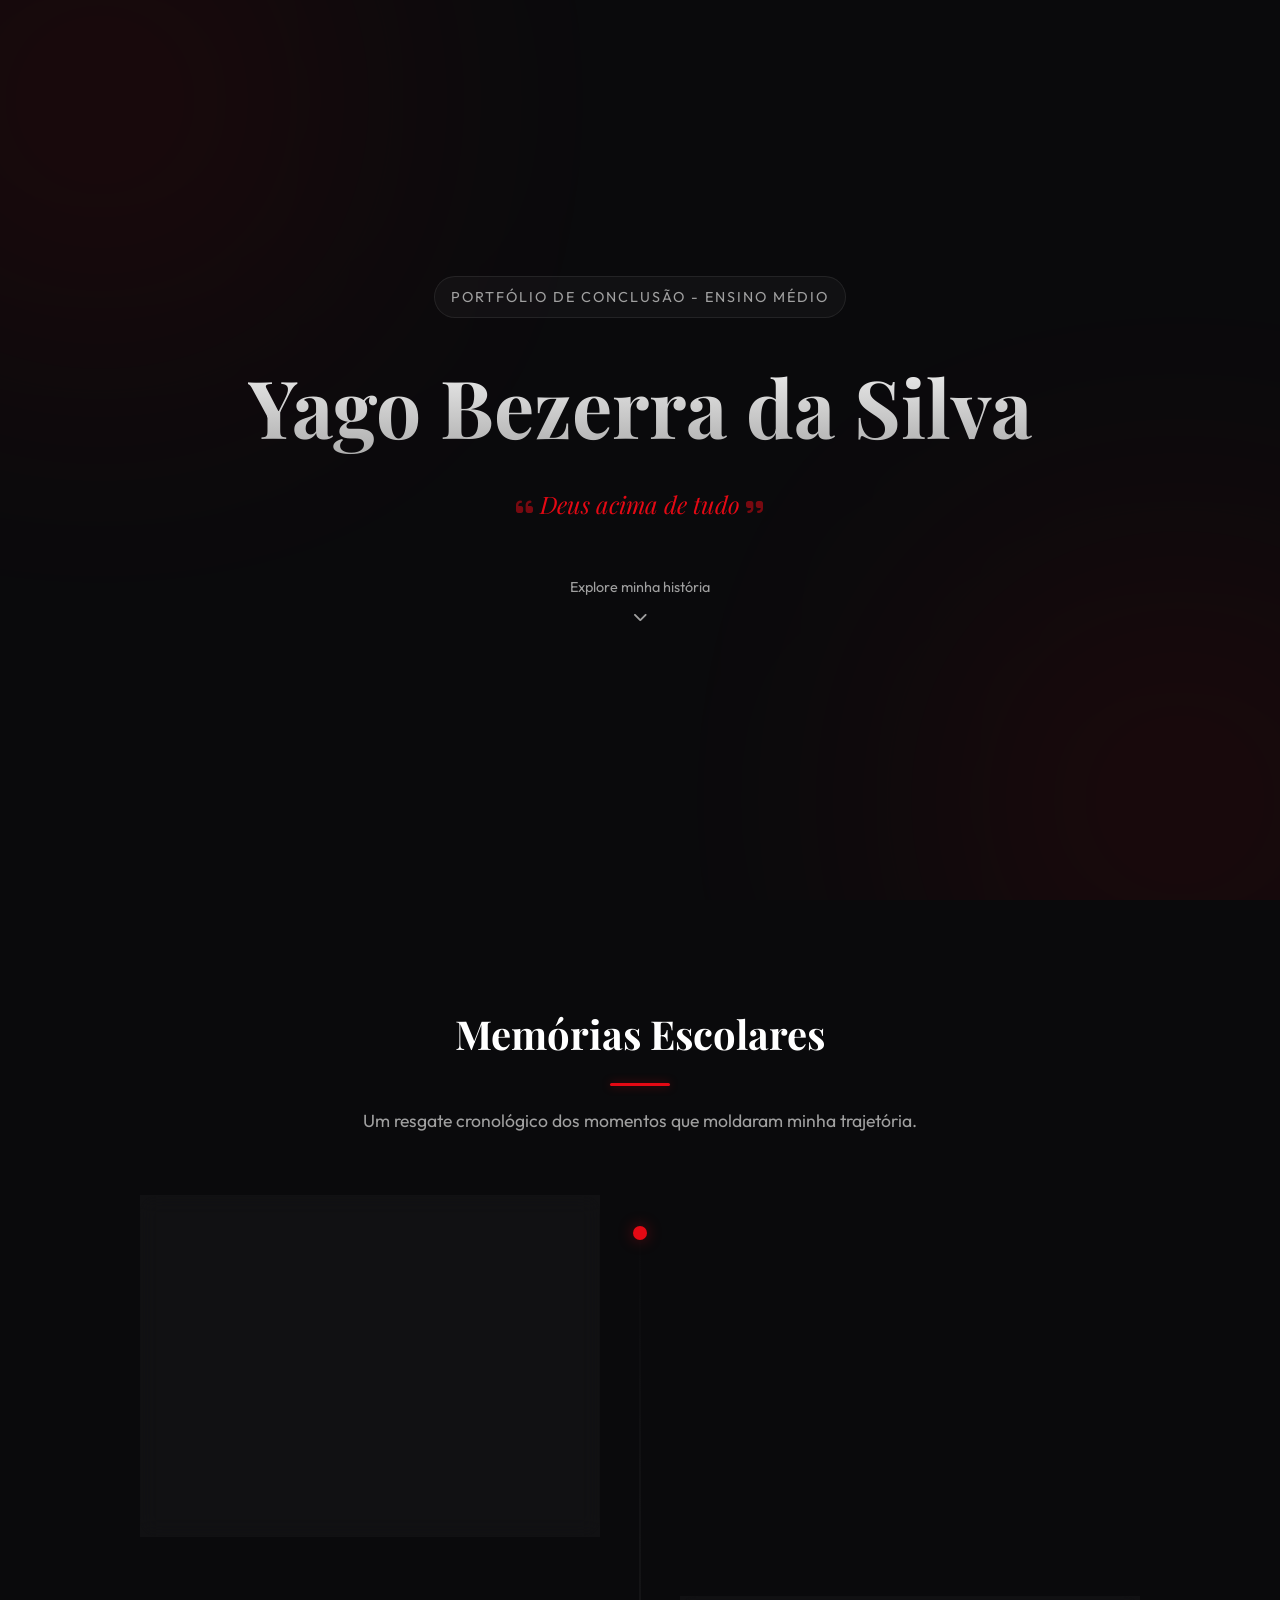
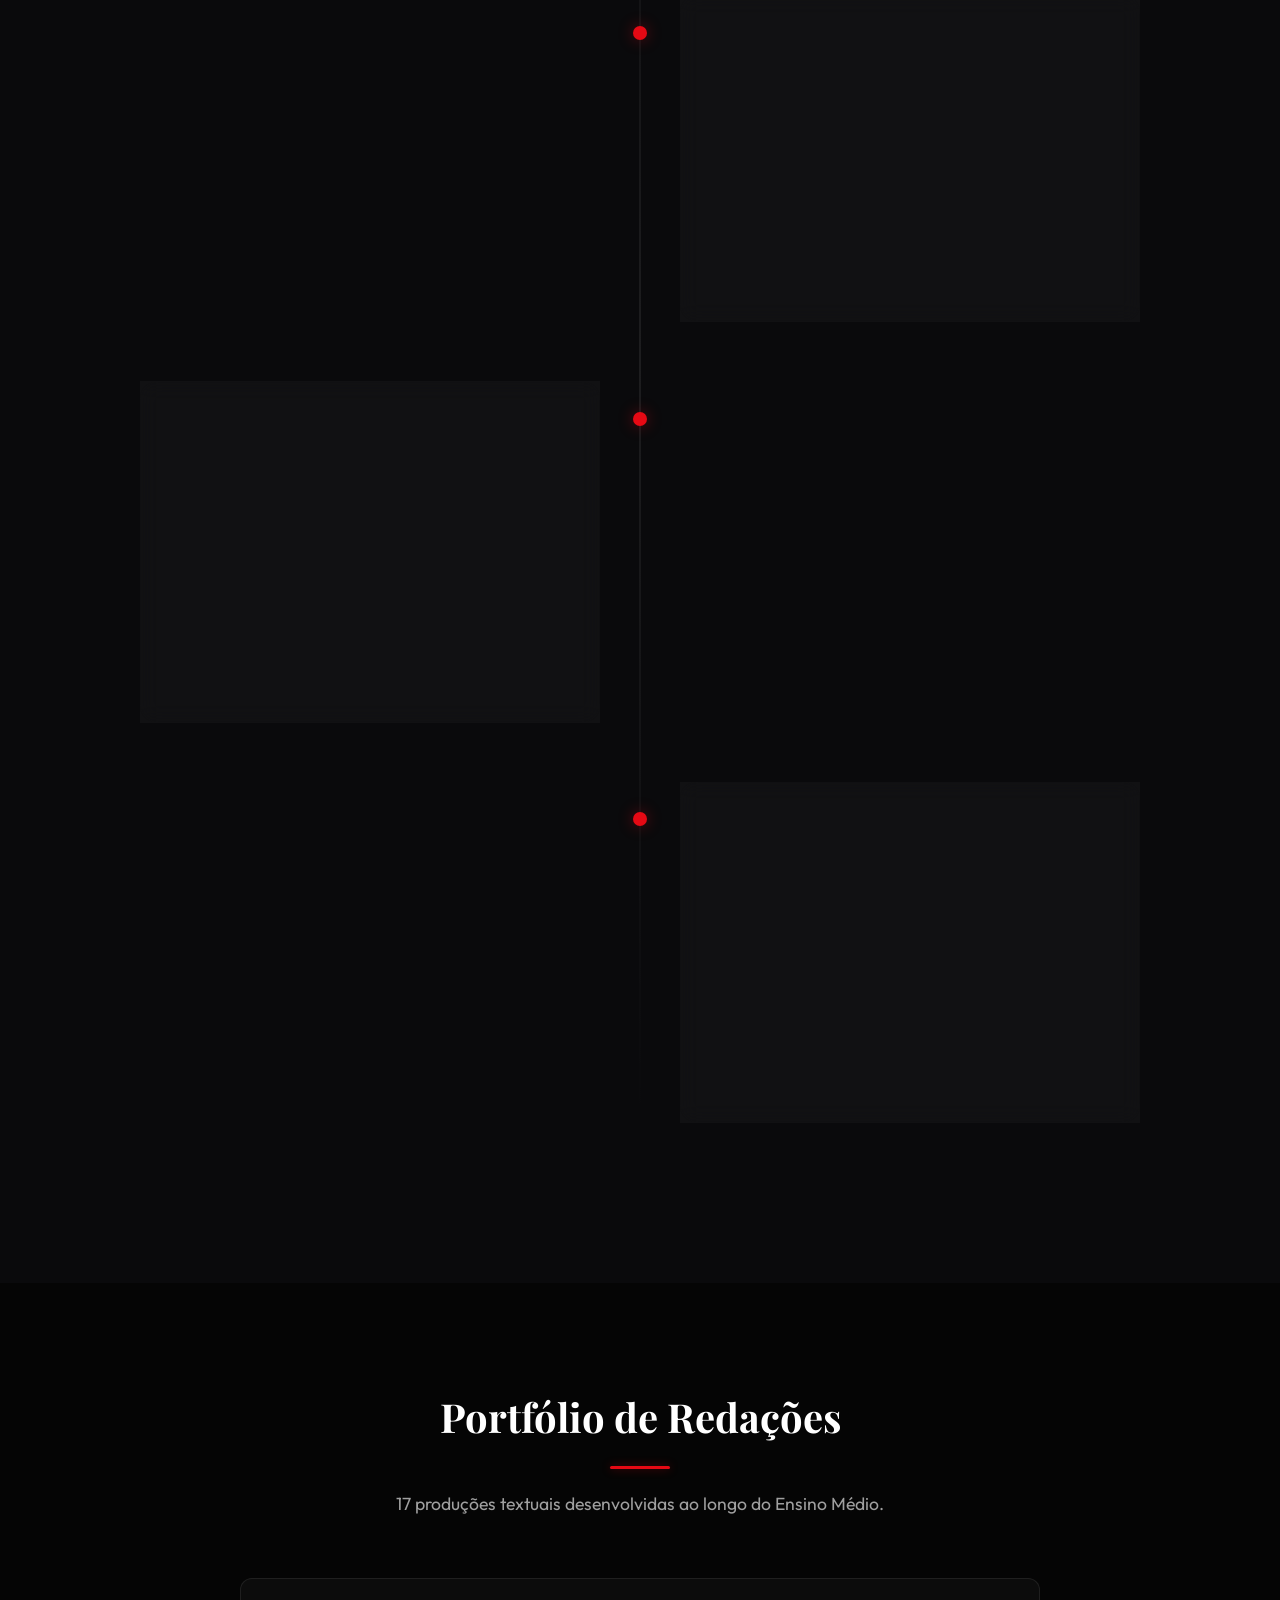
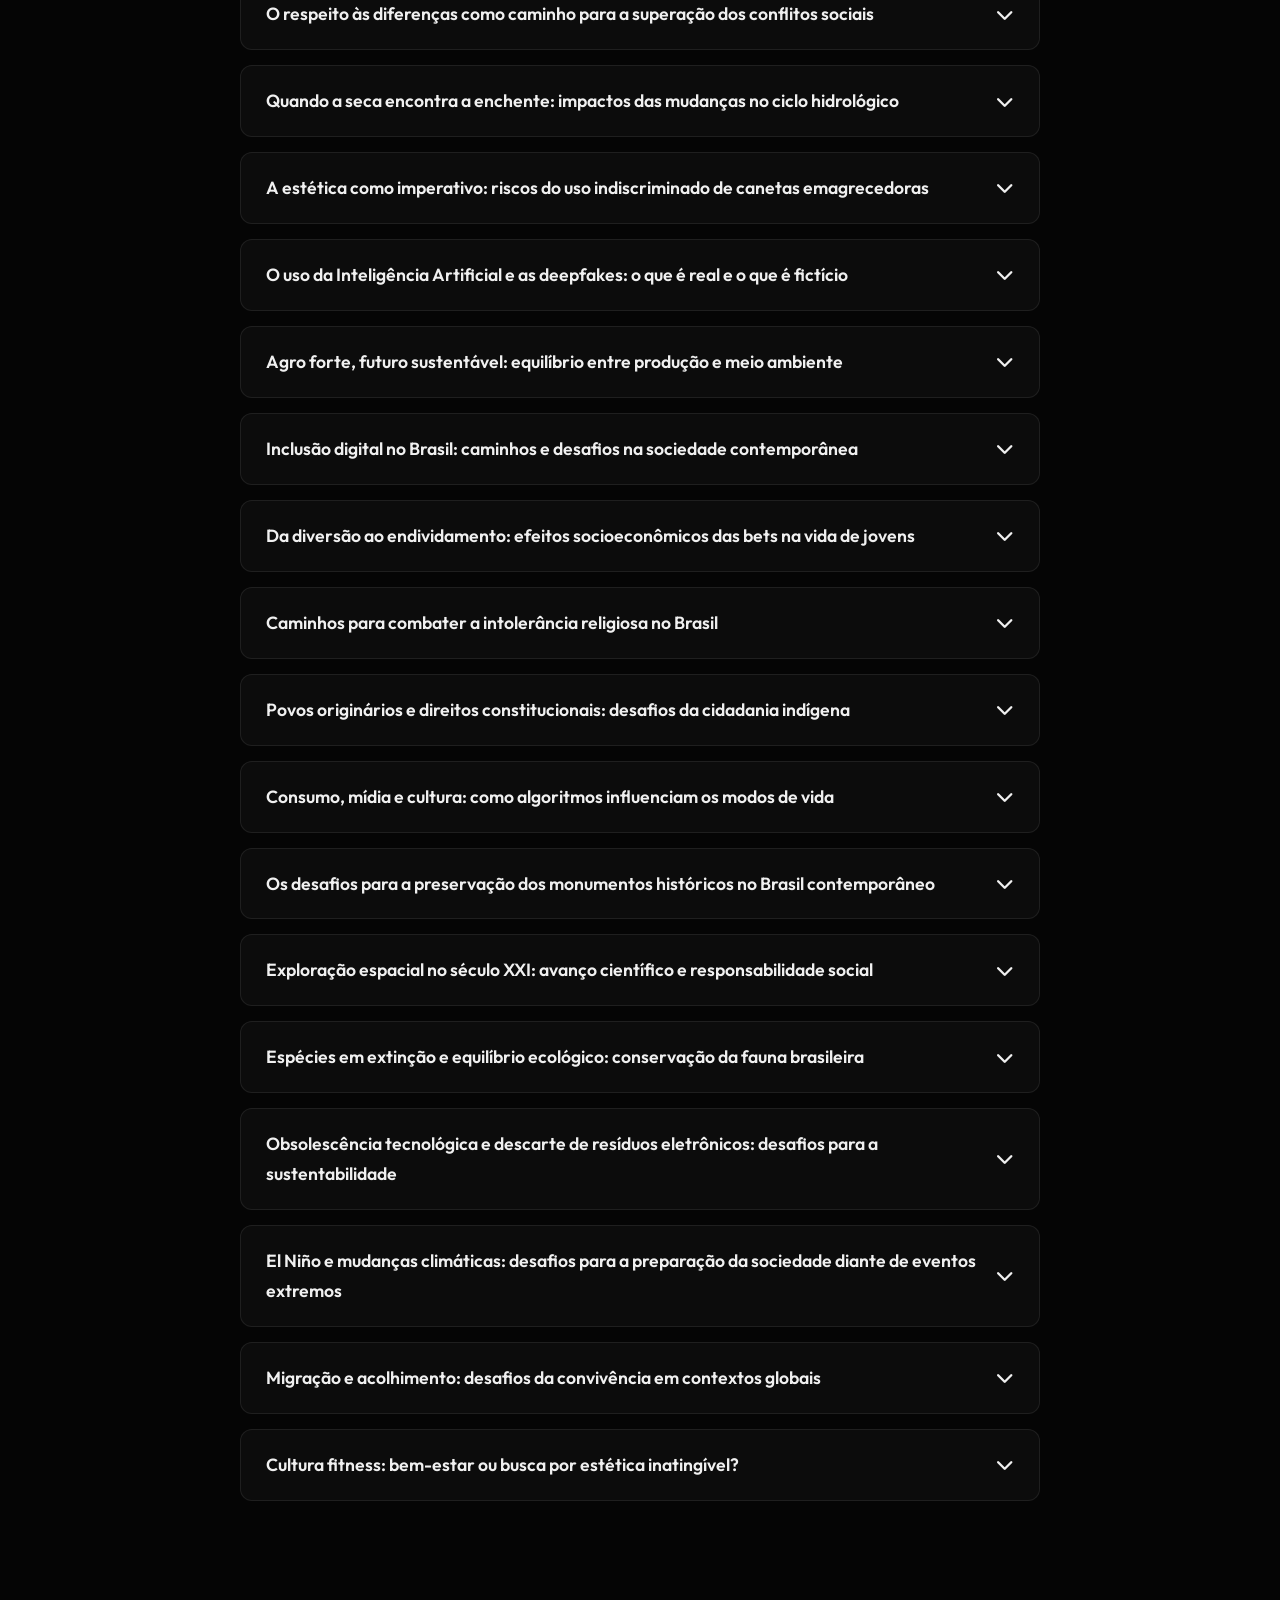
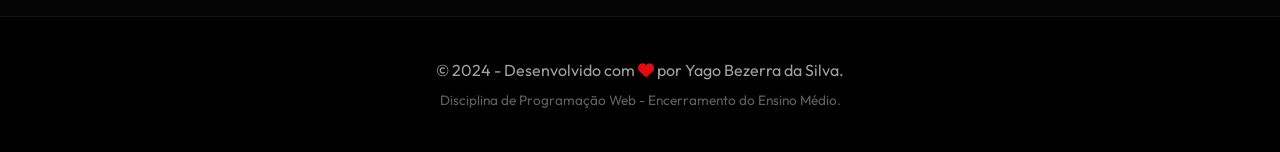
<file: index.html>
<!DOCTYPE html>
<html lang="pt-BR">
<head>
    <meta charset="UTF-8">
    <meta name="viewport" content="width=device-width, initial-scale=1.0">
    <title>Trajetória Escolar | Yago Bezerra</title>
    
    <link rel="preconnect" href="https://fonts.googleapis.com">
    <link rel="preconnect" href="https://fonts.gstatic.com" crossorigin>
    <link href="https://fonts.googleapis.com/css2?family=Outfit:wght@300;400;600;800&family=Playfair+Display:ital,wght@0,700;1,600&display=swap" rel="stylesheet">
    <link rel="stylesheet" href="https://cdnjs.cloudflare.com/ajax/libs/font-awesome/6.4.0/css/all.min.css">
    
    <link rel="stylesheet" href="css/style.css">
</head>
<body>

    <div id="progress-bar"></div>

    <header class="hero">
        <div class="hero-content">
            <span class="badge">Portfólio de Conclusão - Ensino Médio</span>
            <h1>Yago Bezerra da Silva</h1>
            <p class="lema"><i class="fa-solid fa-quote-left"></i> Deus acima de tudo <i class="fa-solid fa-quote-right"></i></p>
            <div class="scroll-down">
                <span>Explore minha história</span>
                <i class="fa-solid fa-chevron-down animate-bounce"></i>
            </div>
        </div>
        <div class="glow-circle top-left"></div>
        <div class="glow-circle bottom-right"></div>
    </header>

    <main>
        <section id="memorias" class="section container">
            <div class="section-header reveal">
                <h2 class="section-title">Memórias Escolares</h2>
                <div class="divider"></div>
                <p class="section-subtitle">Um resgate cronológico dos momentos que moldaram minha trajetória.</p>
            </div>
            
            <div class="timeline">
                <!-- Memória 1 -->
                <article class="timeline-item reveal">
                    <div class="timeline-dot"></div>
                    <div class="card glass">
                        <figure class="card-img-wrapper">
                            <img src="assets/img/festa-junina.jpg" alt="Festa Junina do 3º ano" onerror="this.src='https://images.unsplash.com/photo-1514525253161-7a46d19cd819?q=80&w=1000&auto=format&fit=crop'">
                        </figure>
                        <div class="card-content">
                            <span class="tag"><i class="fa-solid fa-star"></i> Fundamental I</span>
                            <h3>Festa Junina do 3º Ano</h3>
                            <p>Sempre gostei de festa junina. Teve uma muito legal no meu 3º ano do fundamental que eu dancei e foi bem dahora! Uma das melhores lembranças.</p>
                        </div>
                    </div>
                </article>

                <!-- Memória 2 -->
                <article class="timeline-item reveal">
                    <div class="timeline-dot"></div>
                    <div class="card glass">
                        <figure class="card-img-wrapper">
                            <img src="assets/img/pandemia.jpg" alt="Estudos na Pandemia" onerror="this.src='https://images.unsplash.com/photo-1584697964358-3e14ca57658b?q=80&w=1000&auto=format&fit=crop'">
                        </figure>
                        <div class="card-content">
                            <span class="tag"><i class="fa-solid fa-laptop-house"></i> Desafio Global</span>
                            <h3>A Pandemia</h3>
                            <p>Um momento complicado onde focar foi o maior desafio. Porém, meus pais me ajudaram bastante a prestar atenção e focar nos estudos, superando as dificuldades.</p>
                        </div>
                    </div>
                </article>

                <!-- Memória 3 -->
                <article class="timeline-item reveal">
                    <div class="timeline-dot"></div>
                    <div class="card glass">
                        <figure class="card-img-wrapper">
                            <img src="assets/img/robotica.jpg" alt="Projeto de Robótica" onerror="this.src='https://images.unsplash.com/photo-1561144257-e32e8efc6c4f?q=80&w=1000&auto=format&fit=crop'">
                        </figure>
                        <div class="card-content">
                            <span class="tag"><i class="fa-solid fa-robot"></i> Extracurricular</span>
                            <h3>Projeto de Robótica</h3>
                            <p>O melhor projeto extracurricular! Construí robôs, aprendi a mexer com ferramentas, elétrica e CAD. Uma experiência que marcou minha vida escolar.</p>
                        </div>
                    </div>
                </article>

                <!-- Memória 4 -->
                <article class="timeline-item reveal">
                    <div class="timeline-dot"></div>
                    <div class="card glass">
                        <figure class="card-img-wrapper">
                            <!-- NOVA IMAGEM DA ESCOLA AQUI -->
                            <img src="assets/img/escola.jpg" alt="A Escola" onerror="this.src='https://images.unsplash.com/photo-1523050854058-8df90110c9f1?q=80&w=1000&auto=format&fit=crop'">
                        </figure>
                        <div class="card-content">
                            <span class="tag"><i class="fa-solid fa-graduation-cap"></i> Reflexão</span>
                            <h3>A Importância da Escola</h3>
                            <p>Não é um momento específico, mas ter a consciência da importância da escola é muito legal. Foi aqui que aprendi tudo o que sei hoje.</p>
                        </div>
                    </div>
                </article>
            </div>
        </section>

        <section id="portfolio" class="section bg-darker">
            <div class="container">
                <div class="section-header reveal">
                    <h2 class="section-title">Portfólio de Redações</h2>
                    <div class="divider"></div>
                    <p class="section-subtitle">17 produções textuais desenvolvidas ao longo do Ensino Médio.</p>
                </div>
                
                <div id="lista-redacoes" class="accordion-container reveal">
                    <!-- O JavaScript vai injetar as redações aqui -->
                </div>
            </div>
        </section>
    </main>

    <footer>
        <div class="container footer-content">
            <p>&copy; 2024 - Desenvolvido com <i class="fa-solid fa-heart" style="color: var(--primary-color);"></i> por Yago Bezerra da Silva.</p>
            <p class="sub-text">Disciplina de Programação Web - Encerramento do Ensino Médio.</p>
        </div>
    </footer>

    <button id="btn-top" title="Voltar ao topo"><i class="fa-solid fa-arrow-up"></i></button>

    <script src="js/script.js"></script>
</body>
</html>
</file>
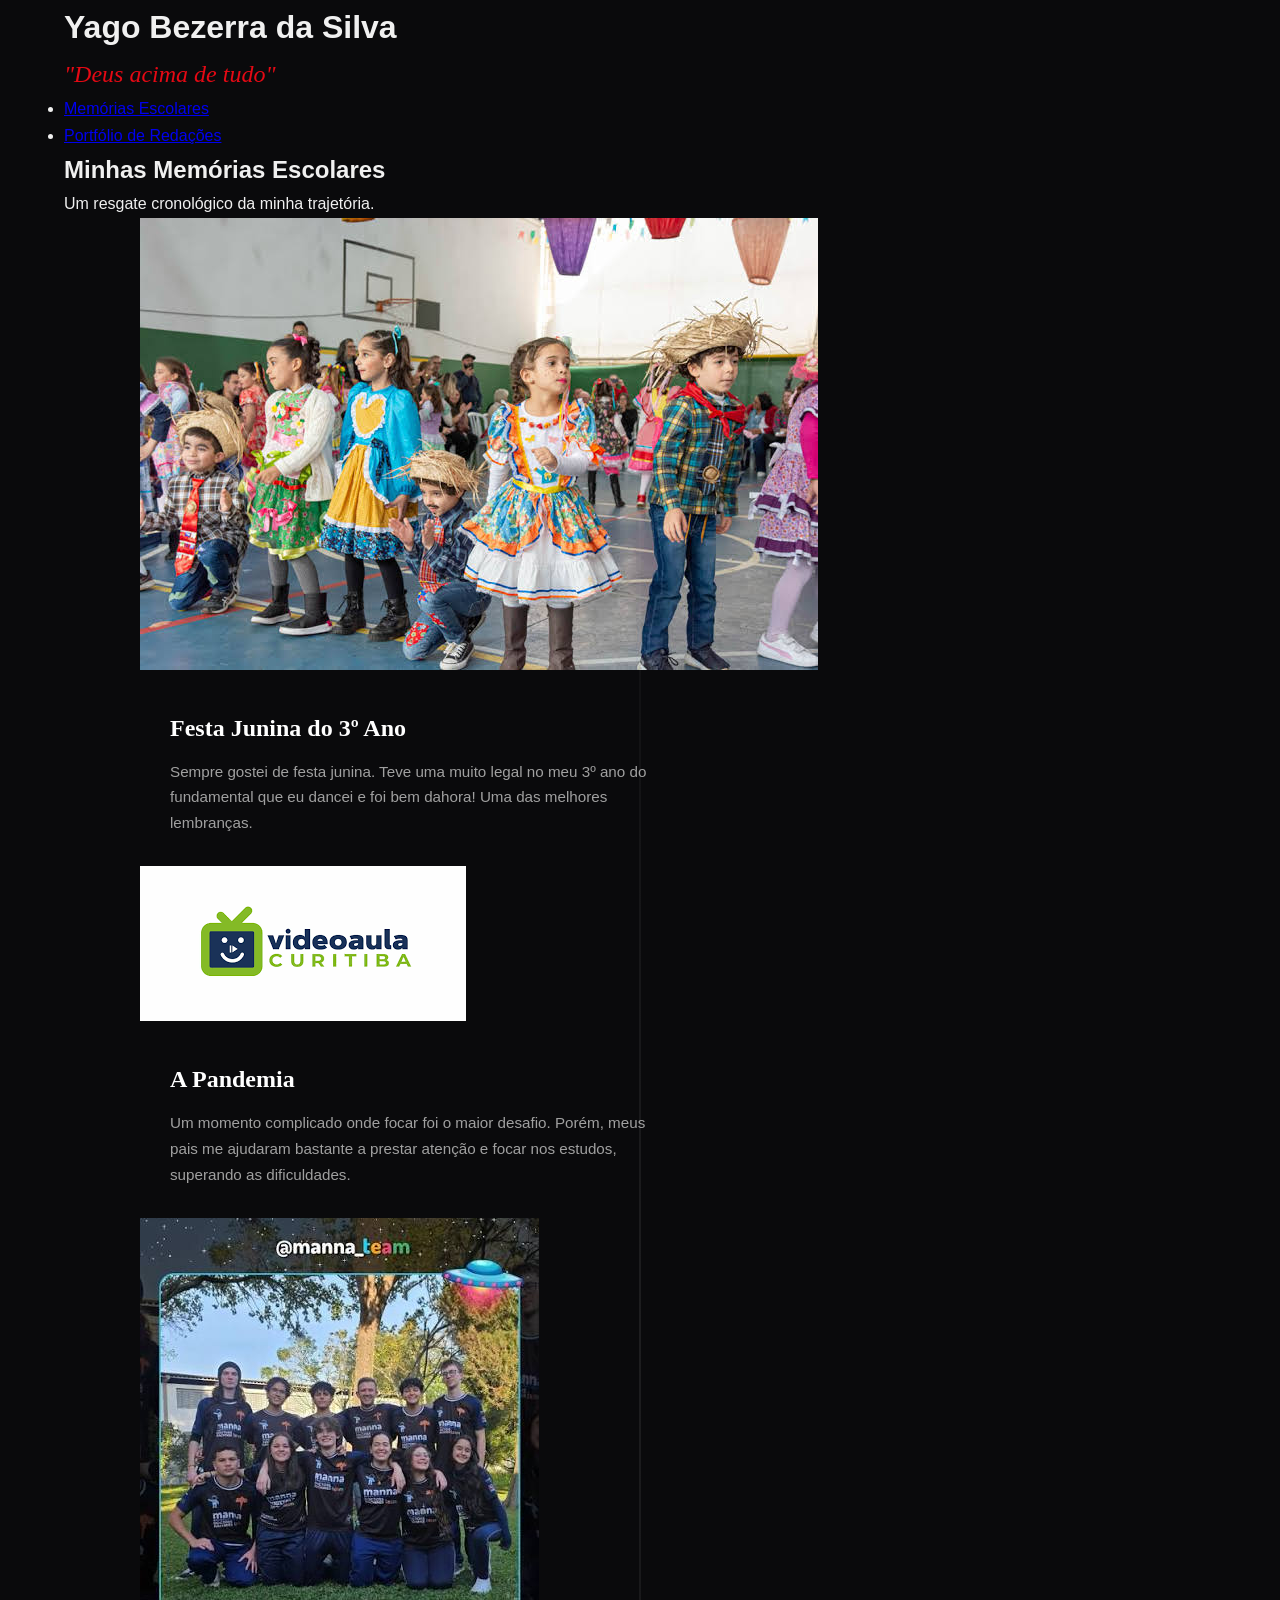
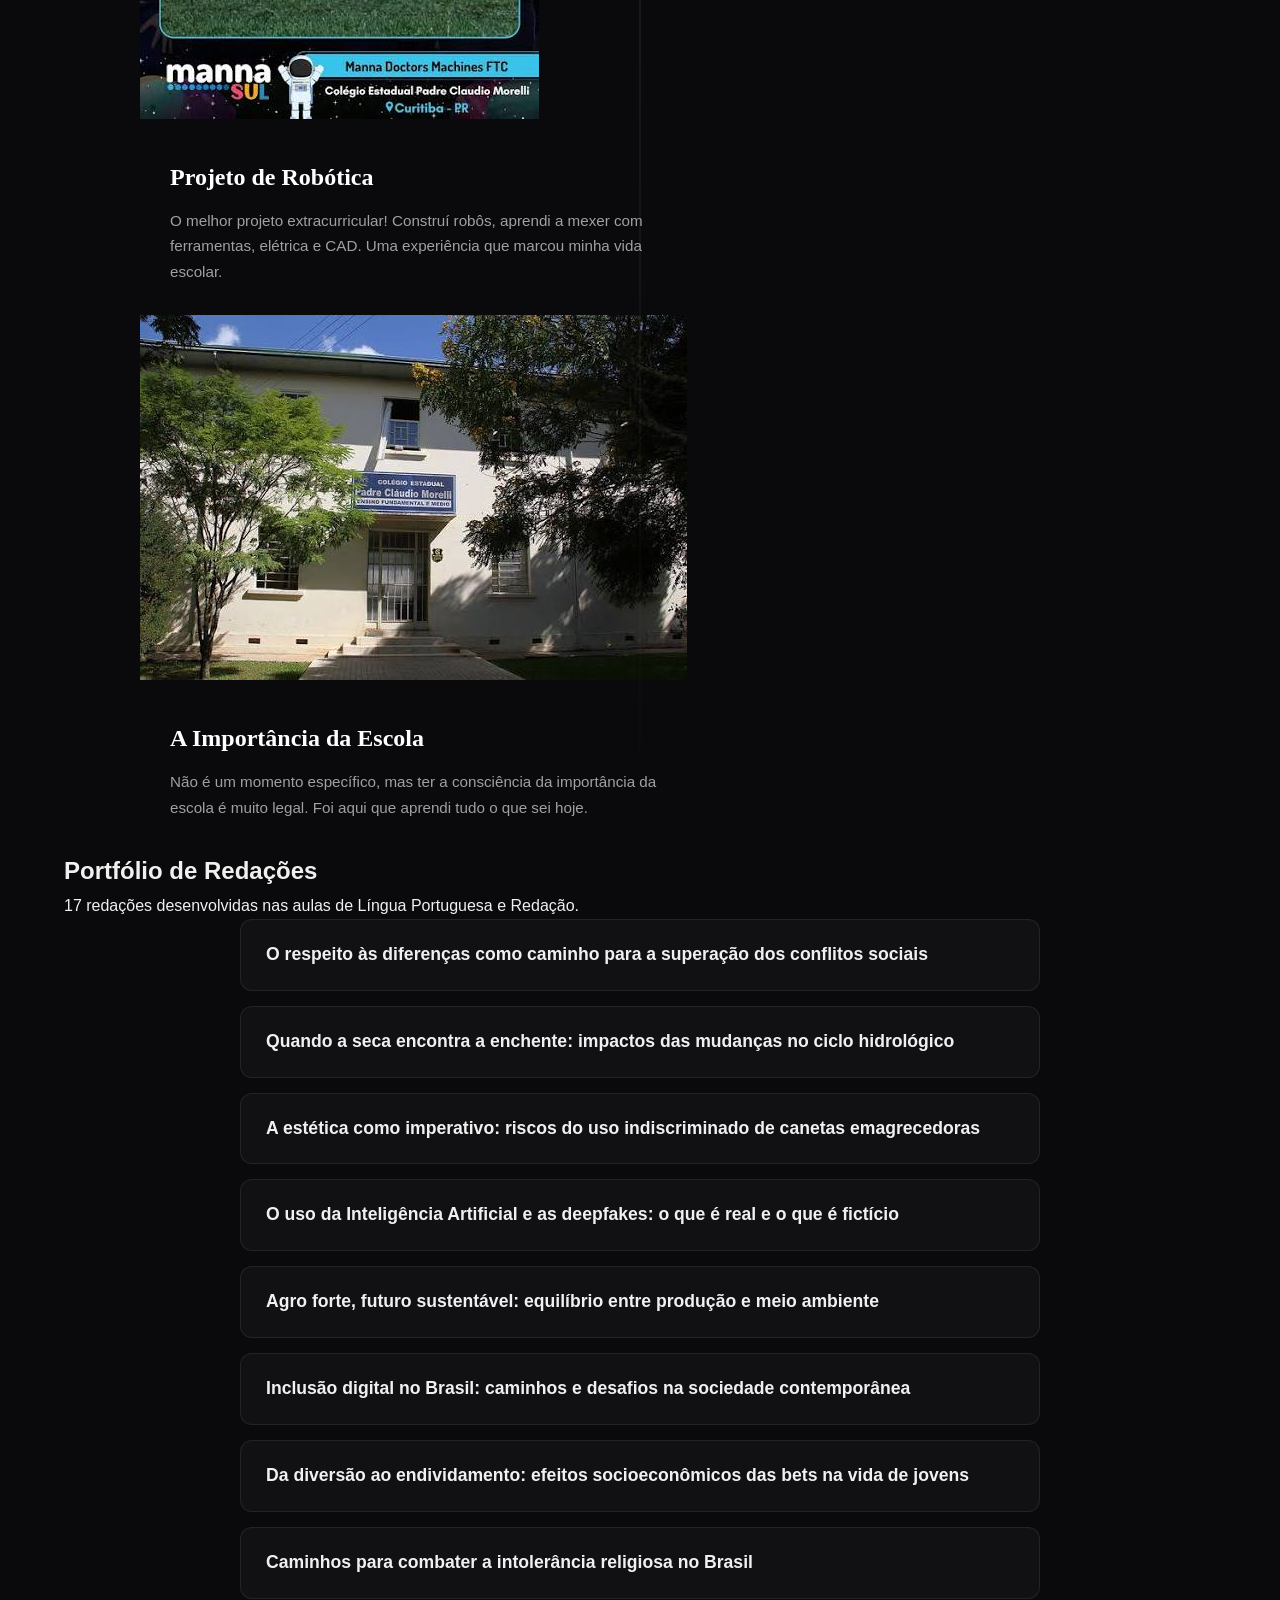
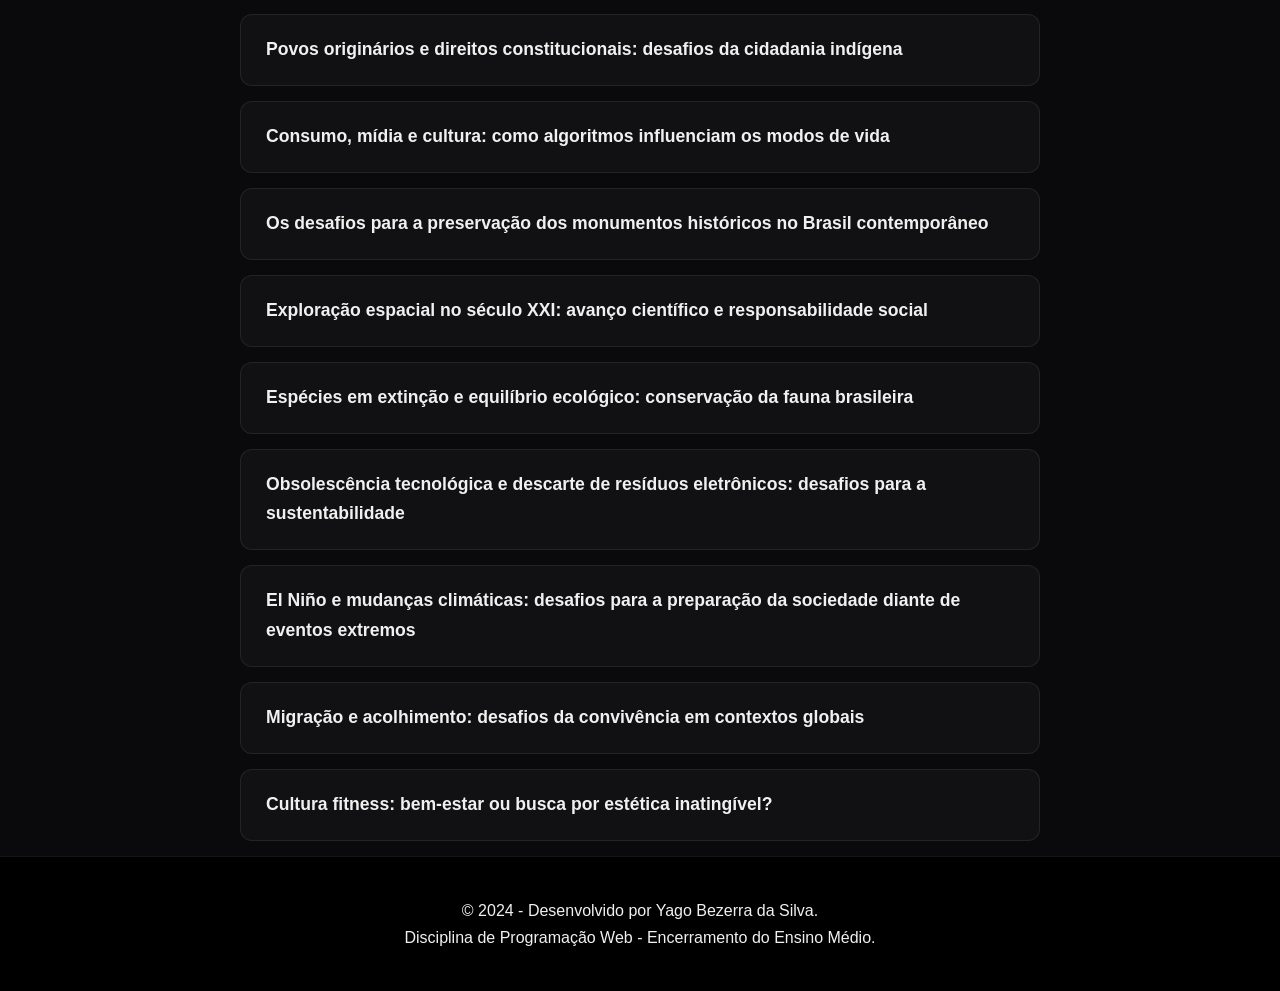
<file: html_20261123_e3c491.html>
<!DOCTYPE html>
<html lang="pt-BR">
<head>
    <meta charset="UTF-8">
    <meta name="viewport" content="width=device-width, initial-scale=1.0">
    <title>Trajetória Escolar - Yago Bezerra da Silva</title>
    <link rel="stylesheet" href="css/style.css">
    <!-- Fonte do Google Fonts para ficar mais bonito -->
    <link href="https://fonts.googleapis.com/css2?family=Poppins:wght@300;400;600;700&display=swap" rel="stylesheet">
</head>
<body>

    <!-- Cabeçalho -->
    <header>
        <div class="container header-content">
            <h1>Yago Bezerra da Silva</h1>
            <p class="lema">"Deus acima de tudo"</p>
            <nav>
                <ul>
                    <li><a href="#memorias">Memórias Escolares</a></li>
                    <li><a href="#portfolio">Portfólio de Redações</a></li>
                </ul>
            </nav>
        </div>
    </header>

    <!-- Conteúdo Principal -->
    <main>
        <!-- Seção Memórias -->
        <section id="memorias" class="container section-padding">
            <h2 class="titulo-secao">Minhas Memórias Escolares</h2>
            <p class="subtitulo">Um resgate cronológico da minha trajetória.</p>
            
            <div class="timeline">
                <!-- Card 1 -->
                <article class="card-memoria">
                    <div class="card-img">
                        <!-- Substitua o src pela sua foto real -->
                        <img src="assets/img/festa-junina.jpg" alt="Foto da Festa Junina do 3º ano" onerror="this.src='https://via.placeholder.com/300x200?text=Festa+Junina'">
                    </div>
                    <div class="card-content">
                        <h3>Festa Junina do 3º Ano</h3>
                        <p>Sempre gostei de festa junina. Teve uma muito legal no meu 3º ano do fundamental que eu dancei e foi bem dahora! Uma das melhores lembranças.</p>
                    </div>
                </article>

                <!-- Card 2 -->
                <article class="card-memoria">
                    <div class="card-img">
                        <img src="assets/img/pandemia.jpg" alt="Momento de estudos na pandemia" onerror="this.src='https://via.placeholder.com/300x200?text=Pandemia'">
                    </div>
                    <div class="card-content">
                        <h3>A Pandemia</h3>
                        <p>Um momento complicado onde focar foi o maior desafio. Porém, meus pais me ajudaram bastante a prestar atenção e focar nos estudos, superando as dificuldades.</p>
                    </div>
                </article>

                <!-- Card 3 -->
                <article class="card-memoria">
                    <div class="card-img">
                        <img src="assets/img/robotica.jpg" alt="Projeto de Robótica" onerror="this.src='https://via.placeholder.com/300x200?text=Robotica'">
                    </div>
                    <div class="card-content">
                        <h3>Projeto de Robótica</h3>
                        <p>O melhor projeto extracurricular! Construí robôs, aprendi a mexer com ferramentas, elétrica e CAD. Uma experiência que marcou minha vida escolar.</p>
                    </div>
                </article>

                <!-- Card 4 -->
                <article class="card-memoria">
                    <div class="card-img">
                        <img src="assets/img/escola.jpg" alt="A importância da escola" onerror="this.src='https://via.placeholder.com/300x200?text=A+Escola'">
                    </div>
                    <div class="card-content">
                        <h3>A Importância da Escola</h3>
                        <p>Não é um momento específico, mas ter a consciência da importância da escola é muito legal. Foi aqui que aprendi tudo o que sei hoje.</p>
                    </div>
                </article>
            </div>
        </section>

        <!-- Seção Portfólio -->
        <section id="portfolio" class="container section-padding bg-light">
            <h2 class="titulo-secao">Portfólio de Redações</h2>
            <p class="subtitulo">17 redações desenvolvidas nas aulas de Língua Portuguesa e Redação.</p>
            
            <!-- Efeito Acordeão gerado via JS -->
            <div id="lista-redacoes" class="accordion-container">
                <!-- O JavaScript vai inserir as redações aqui -->
            </div>
        </section>
    </main>

    <!-- Rodapé -->
    <footer>
        <div class="container">
            <p>&copy; 2024 - Desenvolvido por Yago Bezerra da Silva.</p>
            <p>Disciplina de Programação Web - Encerramento do Ensino Médio.</p>
        </div>
    </footer>

    <!-- Script JS -->
    <script src="js/script.js"></script>
</body>
</html>
</file>
<file: css/style.css>
/* =========================================
   VARIÁVEIS DE DESIGN (Design System)
   ========================================= */
:root {
    --bg-main: #0a0a0c;
    --bg-darker: #050505;
    --primary-color: #e50914; 
    --primary-glow: rgba(229, 9, 20, 0.4);
    --text-main: #f0f0f0;
    --text-muted: #a0a0a0;
    --glass-bg: rgba(255, 255, 255, 0.03);
    --glass-border: rgba(255, 255, 255, 0.08);
    
    --font-heading: 'Playfair Display', serif;
    --font-body: 'Outfit', sans-serif;
}

* {
    margin: 0;
    padding: 0;
    box-sizing: border-box;
}

html {
    scroll-behavior: smooth;
}

body {
    font-family: var(--font-body);
    background-color: var(--bg-main);
    color: var(--text-main);
    line-height: 1.7;
    overflow-x: hidden;
}

.container {
    width: 90%;
    max-width: 1200px;
    margin: 0 auto;
}

/* Barra de Progresso */
#progress-bar {
    position: fixed;
    top: 0;
    left: 0;
    height: 4px;
    background: linear-gradient(90deg, var(--primary-color), #ff4b4b);
    width: 0%;
    z-index: 9999;
    transition: width 0.1s;
    box-shadow: 0 0 10px var(--primary-glow);
}

/* =========================================
   HERO SECTION (Cabeçalho)
   ========================================= */
.hero {
    height: 100vh;
    display: flex;
    align-items: center;
    justify-content: center;
    text-align: center;
    position: relative;
    overflow: hidden;
}

/* A classe .hero-content agora é visível por padrão (Fail-Safe) */
.hero-content {
    z-index: 2;
    padding: 20px;
    opacity: 1; 
    transform: translateY(0);
    transition: all 1s ease;
}

/* O JS adiciona a classe .js-loaded para animar */
.js-loaded .hero-content {
    animation: fadeUpHero 1s ease-out forwards;
}

.badge {
    background: var(--glass-bg);
    border: 1px solid var(--glass-border);
    padding: 8px 16px;
    border-radius: 50px;
    font-size: 0.9rem;
    letter-spacing: 2px;
    text-transform: uppercase;
    color: var(--text-muted);
    display: inline-block;
    margin-bottom: 20px;
    backdrop-filter: blur(10px);
}

.hero h1 {
    font-family: var(--font-heading);
    font-size: clamp(3rem, 8vw, 5rem);
    font-weight: 700;
    margin-bottom: 10px;
    background: linear-gradient(180deg, #fff 0%, #a0a0a0 100%);
    -webkit-background-clip: text;
    -webkit-text-fill-color: transparent;
}

.lema {
    font-size: clamp(1.2rem, 3vw, 1.5rem);
    color: var(--primary-color);
    font-style: italic;
    font-family: var(--font-heading);
}

.lema i {
    font-size: 0.8em;
    opacity: 0.5;
}

.scroll-down {
    margin-top: 50px;
    display: flex;
    flex-direction: column;
    align-items: center;
    gap: 10px;
    color: var(--text-muted);
    font-size: 0.9rem;
    cursor: pointer;
}

.animate-bounce {
    animation: bounce 2s infinite;
}

.glow-circle {
    position: absolute;
    width: 400px;
    height: 400px;
    background: var(--primary-color);
    border-radius: 50%;
    filter: blur(150px);
    opacity: 0.15;
    z-index: 1;
}
.top-left { top: -100px; left: -100px; }
.bottom-right { bottom: -100px; right: -100px; }

/* =========================================
   SEÇÕES GERAIS
   ========================================= */
.section {
    padding: 100px 0;
}

.bg-darker {
    background-color: var(--bg-darker);
}

.section-header {
    text-align: center;
    margin-bottom: 60px;
}

.section-title {
    font-family: var(--font-heading);
    font-size: 2.5rem;
    color: #fff;
    margin-bottom: 15px;
}

.divider {
    height: 3px;
    width: 60px;
    background: var(--primary-color);
    margin: 0 auto 20px auto;
    border-radius: 5px;
    box-shadow: 0 0 10px var(--primary-glow);
}

.section-subtitle {
    color: var(--text-muted);
    font-size: 1.1rem;
}

/* =========================================
   TIMELINE (Memórias)
   ========================================= */
.timeline {
    position: relative;
    max-width: 1000px;
    margin: 0 auto;
}

.timeline::before {
    content: '';
    position: absolute;
    top: 0;
    left: 20px;
    height: 100%;
    width: 2px;
    background: linear-gradient(to bottom, transparent, var(--glass-border), transparent);
}

.timeline-item {
    position: relative;
    padding-left: 60px;
    margin-bottom: 40px;
}

.timeline-dot {
    position: absolute;
    left: 14px;
    top: 30px;
    width: 14px;
    height: 14px;
    background: var(--primary-color);
    border-radius: 50%;
    box-shadow: 0 0 15px var(--primary-glow);
    z-index: 2;
}

.glass {
    background: var(--glass-bg);
    border: 1px solid var(--glass-border);
    backdrop-filter: blur(10px);
    -webkit-backdrop-filter: blur(10px);
    border-radius: 16px;
    overflow: hidden;
    transition: transform 0.4s ease, box-shadow 0.4s ease, border-color 0.4s ease;
    display: flex;
    flex-direction: column;
    height: 100%; /* Garante preenchimento */
}

.glass:hover {
    transform: translateY(-5px) scale(1.01);
    box-shadow: 0 20px 40px rgba(0, 0, 0, 0.4), 0 0 20px var(--primary-glow);
    border-color: rgba(229, 9, 20, 0.3);
}

.card-img-wrapper {
    position: relative;
    overflow: hidden;
    height: 200px;
    width: 100%;
    margin: 0;
}

.card-img-wrapper img {
    width: 100%;
    height: 100%;
    object-fit: cover;
    transition: transform 0.5s ease;
}

.glass:hover .card-img-wrapper img {
    transform: scale(1.05);
}

.card-content {
    padding: 25px;
    display: flex;
    flex-direction: column;
    justify-content: center;
    flex-grow: 1;
}

.tag {
    display: inline-block;
    font-size: 0.8rem;
    color: var(--primary-color);
    text-transform: uppercase;
    letter-spacing: 1px;
    margin-bottom: 10px;
    font-weight: 600;
}

.card-content h3 {
    font-family: var(--font-heading);
    font-size: 1.5rem;
    margin-bottom: 10px;
    color: #fff;
}

.card-content p {
    color: var(--text-muted);
    font-size: 0.95rem;
}

/* Layout para Computador (Telas maiores que 768px) */
@media (min-width: 768px) {
    .timeline::before { left: 50%; transform: translateX(-50%); }
    
    .timeline-item { 
        width: 50%; 
        padding-left: 0; 
        padding-right: 40px; 
        margin-bottom: 60px;
    }
    
    .timeline-item:nth-child(even) {
        left: 50%;
        padding-right: 0;
        padding-left: 40px;
    }
    
    .timeline-dot {
        left: auto;
        right: -7px;
    }
    
    .timeline-item:nth-child(even) .timeline-dot {
        left: -7px;
        right: auto;
    }

    .glass { 
        flex-direction: row; 
        min-height: 250px; 
        height: auto;      
    }
    
    .timeline-item:nth-child(odd) .card-img-wrapper {
        width: 45%;
        height: auto; 
        min-height: 250px;
    }
    
    .timeline-item:nth-child(even) .glass {
        flex-direction: row-reverse; 
    }
    
    .timeline-item:nth-child(even) .card-img-wrapper {
        width: 45%;
        height: auto;
        min-height: 250px;
    }
    
    .card-content { 
        width: 55%; 
        padding: 30px; 
    }
}

/* =========================================
   ACORDEÃO DE REDAÇÕES
   ========================================= */
.accordion-container {
    max-width: 800px;
    margin: 0 auto;
}

.accordion-item {
    background: var(--glass-bg);
    border: 1px solid var(--glass-border);
    border-radius: 12px;
    margin-bottom: 15px;
    overflow: hidden;
    transition: all 0.3s ease;
}

.accordion-item:hover {
    border-color: rgba(255,255,255,0.2);
}

.accordion-header {
    padding: 20px 25px;
    cursor: pointer;
    display: flex;
    justify-content: space-between;
    align-items: center;
    font-weight: 600;
    font-size: 1.1rem;
    color: var(--text-main);
    transition: all 0.3s ease;
}

.accordion-header:hover {
    background: rgba(255,255,255,0.02);
}

.accordion-header.active {
    color: var(--primary-color);
    background: rgba(229, 9, 20, 0.05);
    border-bottom: 1px solid var(--glass-border);
}

.accordion-header i {
    transition: transform 0.3s ease;
}

.accordion-header.active i {
    transform: rotate(180deg);
}

.accordion-content {
    max-height: 0;
    overflow: hidden;
    transition: max-height 0.5s cubic-bezier(0, 1, 0, 1);
    background: rgba(0,0,0,0.2);
}

.accordion-content p {
    padding: 25px;
    color: var(--text-muted);
    line-height: 1.8;
    text-align: justify;
}

/* =========================================
   RODAPÉ E BOTÃO TOPO
   ========================================= */
footer {
    background: #000;
    padding: 40px 0;
    text-align: center;
    border-top: 1px solid var(--glass-border);
}

.footer-content p {
    color: var(--text-muted);
}

.footer-content .sub-text {
    font-size: 0.85rem;
    margin-top: 5px;
    opacity: 0.6;
}

#btn-top {
    position: fixed;
    bottom: 30px;
    right: 30px;
    background: var(--primary-color);
    color: white;
    width: 50px;
    height: 50px;
    border-radius: 50%;
    border: none;
    cursor: pointer;
    font-size: 1.2rem;
    opacity: 0;
    visibility: hidden;
    transition: all 0.3s ease;
    box-shadow: 0 4px 15px var(--primary-glow);
    z-index: 1000;
}

#btn-top.show {
    opacity: 1;
    visibility: visible;
}

#btn-top:hover {
    transform: translateY(-5px);
    background: #ff1a25;
}

/* =========================================
   ANIMAÇÕES (Fail-Safe)
   ========================================= */
@keyframes bounce {
    0%, 20%, 50%, 80%, 100% { transform: translateY(0); }
    40% { transform: translateY(-15px); }
    60% { transform: translateY(-7px); }
}

@keyframes fadeUpHero {
    from { opacity: 0; transform: translateY(30px); }
    to { opacity: 1; transform: translateY(0); }
}

/* O JS adiciona 'reveal' apenas se estiver seguro, e 'active' quando rolar */
.reveal {
    opacity: 0;
    transform: translateY(50px);
    transition: all 0.8s cubic-bezier(0.5, 0, 0, 1);
}

.reveal.active {
    opacity: 1 !important;
    transform: translateY(0) !important;
}
</file>
